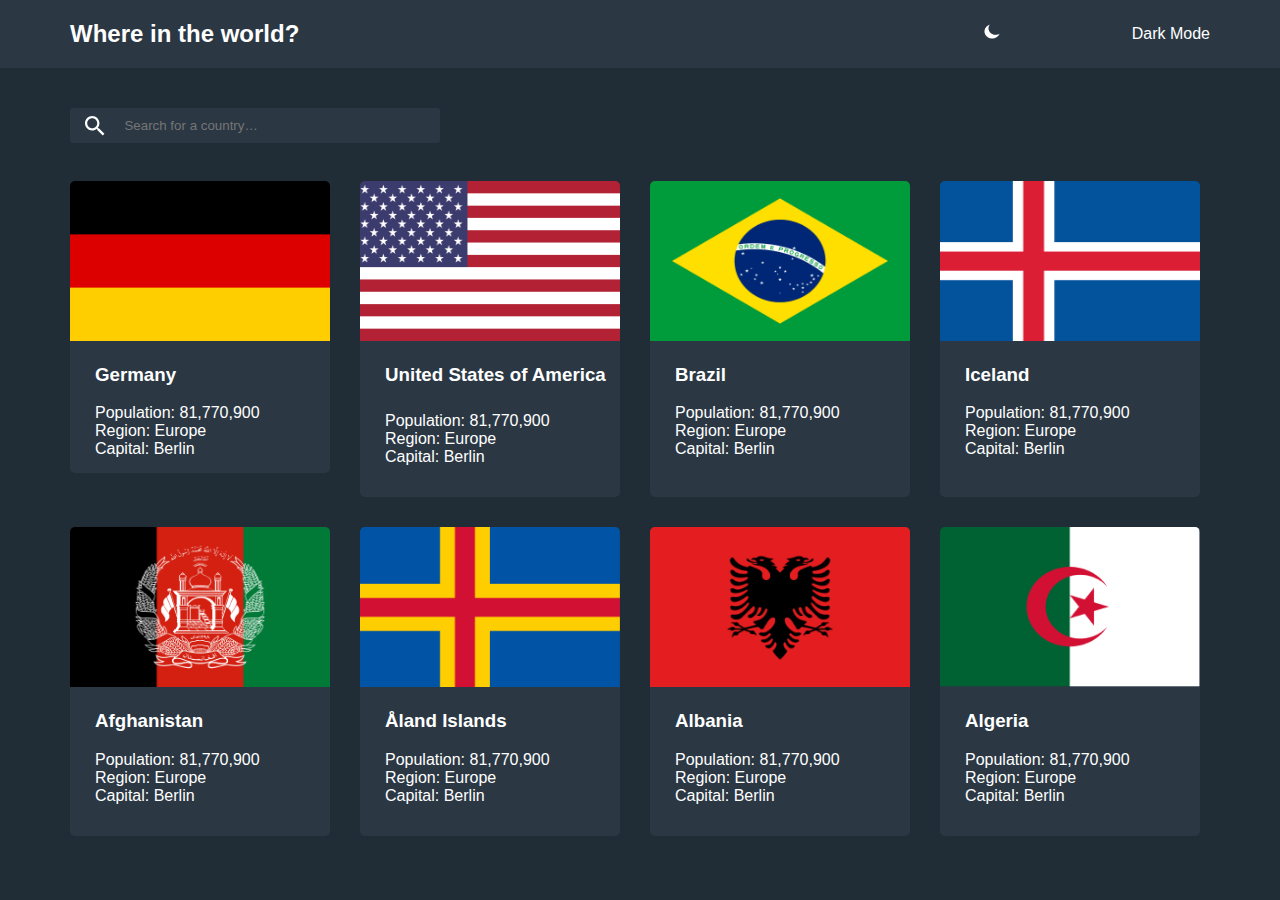
<file: index.html>
<!DOCTYPE html>
<html lang="en">

<head>
    <meta charset="UTF-8">
    <meta name="viewport" content="width=device-width, initial-scale=1.0">
    <title>Flag</title>
    <link rel="stylesheet" href="stayl.css">
</head>

<body>
    <header>
        <div class="container">
            <h2>Where in the world?</h2>
            <img src="./imges/Group 3.png" alt="">
            <p>Dark Mode</p>
        </div>
    </header>

    <main>
        <section>
            <div class="container">
                <form>
                   <img src="./imges/search (1).svg" alt=""> <input type="text" placeholder="            Search for a country…">
                </form>
                <div class="countries">
                    <a href="./countries/germany.html">
                        <div class="country">
                            <img src="./imges/germany.png" alt="germany">
                            <h3>Germany</h3>
                            <ul>
                                <li>Population: 81,770,900</li>
                                <li>Region: Europe</li>
                                <li>Capital: Berlin</li>
                            </ul>
                        </div>
                    </a>
                    <div class="country">
                        <img src="./imges/amerika.png" alt="germany">
                        <h3 class="top">United States of America</h3>
                        <ul class="bottum">
                            <li>Population: 81,770,900</li>
                            <li>Region: Europe</li>
                            <li>Capital: Berlin</li>
                        </ul>
                    </div>
                    <div class="country">
                        <img src="./imges/brazila.png" alt="germany">
                        <h3>Brazil</h3>
                        <ul>
                            <li>Population: 81,770,900</li>
                            <li>Region: Europe</li>
                            <li>Capital: Berlin</li>
                        </ul>
                    </div>
                    <div class="country">
                        <img src="./imges/Iceland.png" alt="germany">
                        <h3>Iceland</h3>
                        <ul>
                            <li>Population: 81,770,900</li>
                            <li>Region: Europe</li>
                            <li>Capital: Berlin</li>
                        </ul>
                    </div>
                    <div class="country">
                        <img src="./imges/Afghanistan.png" alt="germany">
                        <h3>Afghanistan</h3>
                        <ul>
                            <li>Population: 81,770,900</li>
                            <li>Region: Europe</li>
                            <li>Capital: Berlin</li>
                        </ul>
                    </div>
                    <div class="country">
                        <img src="./imges/Åland Islands.png" alt="germany">
                        <h3>Åland Islands</h3>
                        <ul>
                            <li>Population: 81,770,900</li>
                            <li>Region: Europe</li>
                            <li>Capital: Berlin</li>
                        </ul>
                    </div>
                    <div class="country">
                        <img src="./imges/Albania.png" alt="germany">
                        <h3>Albania</h3>
                        <ul>
                            <li>Population: 81,770,900</li>
                            <li>Region: Europe</li>
                            <li>Capital: Berlin</li>
                        </ul>
                    </div>
                    <div class="country">
                        <img src="./imges/Algeria.png" alt="germany">
                        <h3>Algeria</h3>
                        <ul>
                            <li>Population: 81,770,900</li>
                            <li>Region: Europe</li>
                            <li>Capital: Berlin</li>
                        </ul>
                    </div>
                </div>
            </div>
        </section>
    </main>
</body>

</html>
</file>
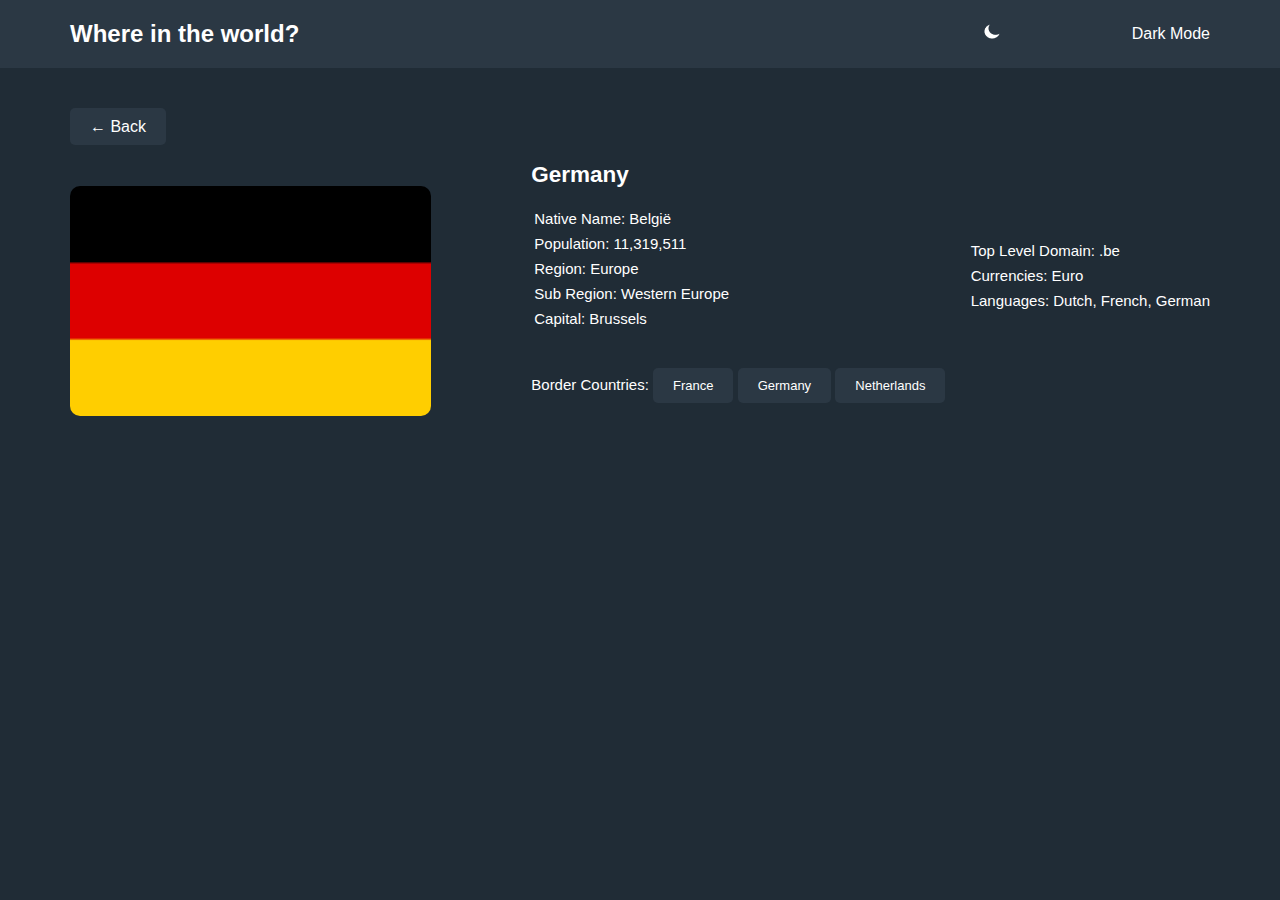
<file: countries/germany.html>
<!DOCTYPE html>
<html lang="en">

<head>
    <meta charset="UTF-8">
    <meta name="viewport" content="width=device-width, initial-scale=1.0">
    <link rel="stylesheet" href="../stayl.css">
    <title>Germany</title>
</head>

<body>
    <header class="ota">
        <div class="container">
            <h2>Where in the world?</h2>
            <img src="../imges/Group 3.png" alt="">
            <p>Dark Mode</p>
        </div>
    </header>

    <main class="germany">
        <div class="container">
            <a class="back" href="../index.html"> ← Back</a>
            <div class="flex">
                <img class="flag" src="../imges/germany.png" alt="germany">
                <div class="right">
                    <h2>Germany</h2>
                    <ul>
                        <li>Native Name: België</li>
                        <li>Population: 11,319,511</li>
                        <li>Region: Europe</li>
                        <li>Sub Region: Western Europe</li>
                        <li>Capital: Brussels</li>
                    </ul>
                    <p>Border Countries:
                        <a class="redio" href="../countries/france.html" target="_blank">France</a>
                        <a class="redio" href="../countries/germany.html" target="_blank">Germany</a>
                        <a class="redio" href="../countries/netherlands" target="_blank">Netherlands</a>
                    </p>
                </div>
                <div class="left">
                    <ul>
                        <li>Top Level Domain: .be</li>
                        <li>Currencies: Euro</li>
                        <li>Languages: Dutch, French, German</li>
                    </ul>
                </div>
            </div>
        </div>
    </main>
</body>

</html>
</file>
<file: stayl.css>
.container{
    width: 1140px;
    margin: 0 auto;
}

a {
    text-decoration: none;
}

header{
    background-color: #2B3844;
}

body{
    background-color: #202C36;
    color: white;
    font-family: Arial, Helvetica, sans-serif;
    margin-top: 0;
    margin-left: 0;
    margin-right: 0;
}

header .container{
    display: flex;
    align-items: center;
    justify-content: space-between;
}

form input{
    background-color: #2B3844;
    border: none;
    border-radius: 3px;
    margin-top: 40px;
    margin-bottom: 38px;
    padding: 10px;
    width: 350px;
    color: white;
}

.countries .country{
    background-color: #2B3844;
    width: 260px;
    border-radius: 5px;
}

.countries{
    display: flex;
    flex-wrap: wrap;
    gap: 30px;
}

img {
    width: 100%;
    border-top-right-radius: 5px;
    border-top-left-radius: 5px;
}

ul{
    list-style: none;
    padding-left: 25px;
}

h3{
    padding-left: 25px;
}

form img{
    height: 20px;
    position: absolute;
    left: -545px;
    top: 116px;
}

header img{
    height: 20px;
    width: 20px;
    position: absolute;
    right: 278px;
    top: 21px;
}

.country .bottum {
    padding-top: 8px;
}

.countries .country img {
    height: 160px;
}

.countries .country ul {
    padding-bottom: 15px;
}

.countries a .country {
    color: white;
}

.flag {
    width: 361px;
    border-radius: 10px;
    margin-top: 50px;
    height: 230px;
}

.germany .container .back{
    background-color: #2B3844;
    color: white;
    padding: 10px 20px;
    border-radius: 5px;
}

.back {
    padding-right: 50px;
    gap: 30px;
}

.ota{
    margin-bottom: 50px;
}

.left{
    line-height: 25px;
}

.redio{
    background-color: #2B3844;
    color: white;
    padding: 10px 20px;
    border-radius: 5px;
    font-size: 13px;
}

.right{
    padding-left: 100px;
}

.flex{
    display: flex;
    justify-content: space-between;
    align-items: center;
    font-size: 15px;
}

.right ul{
    list-style: none;
    line-height: 25px;
    padding-left: 3px;
    padding-bottom: 30px;
}

.germany{
    display: flex;
    align-items: center;
}

@media (max-width: 600px) {
    form {
        text-align: center;
    }

    input {
        width: 90%;
    }

    .countries {
        justify-content: center;
    }
}
</file>
